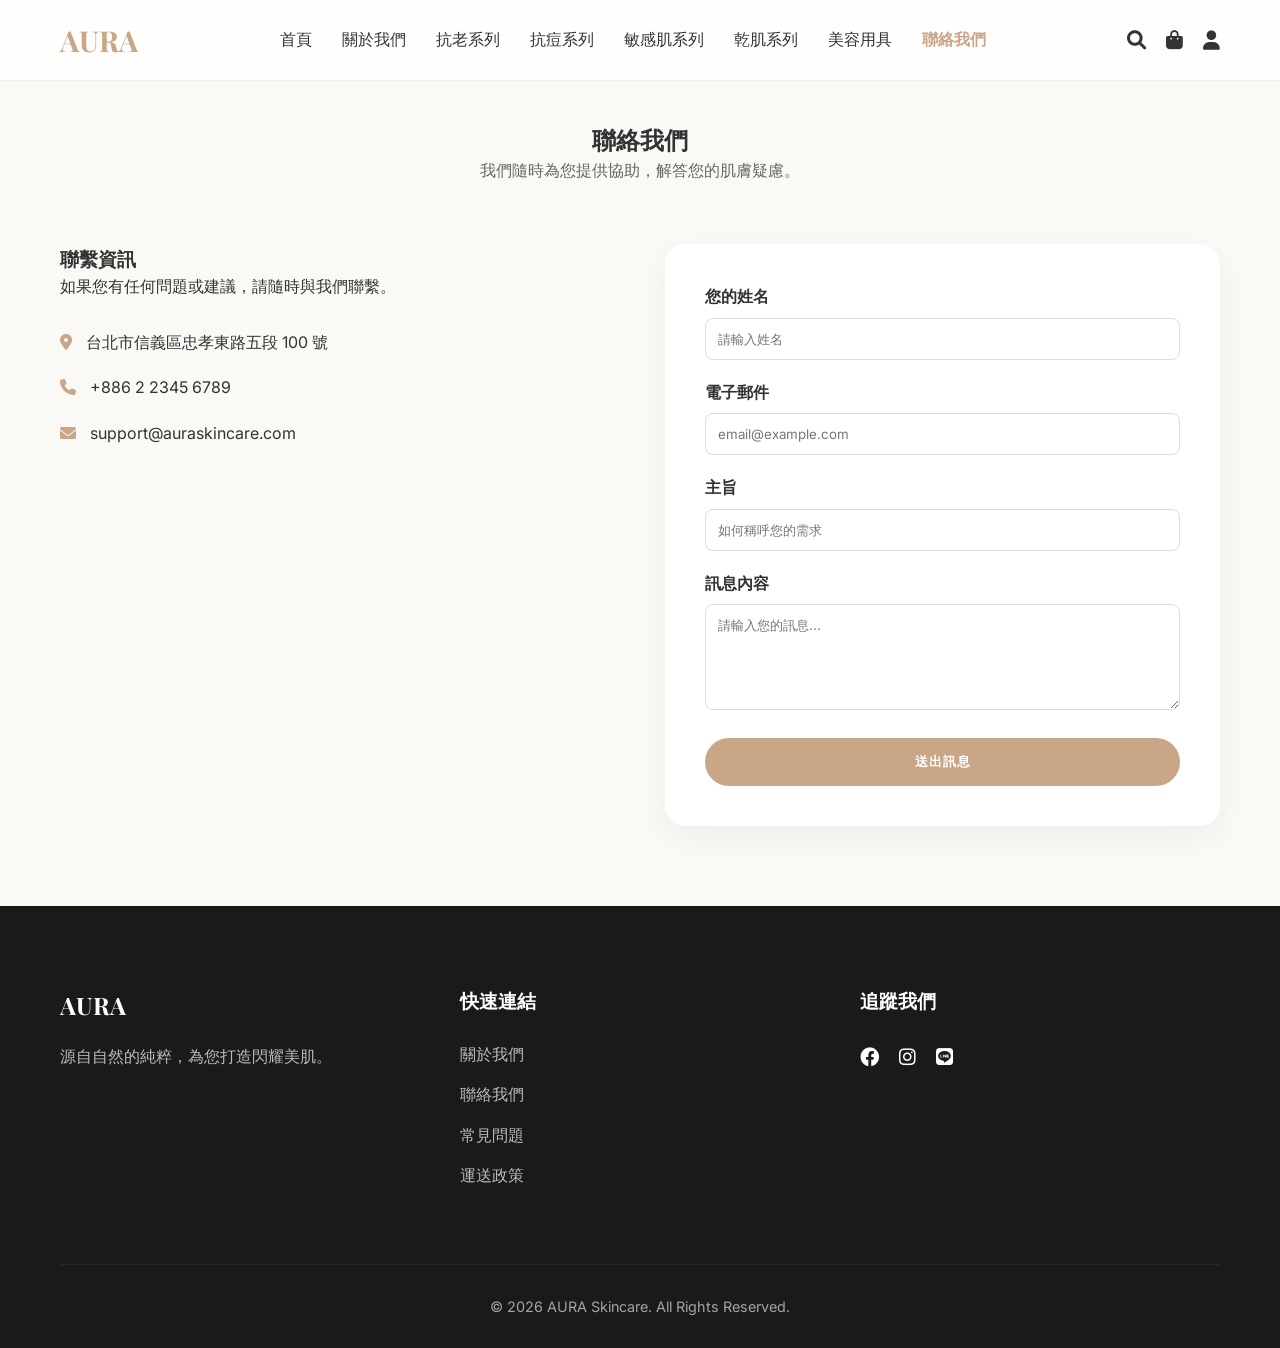
<file: contact.html>
<!DOCTYPE html>
<html lang="zh-TW">
<head>
    <meta charset="UTF-8">
    <meta name="viewport" content="width=device-width, initial-scale=1.0">
    <title>聯絡我們 | Ariel變漂亮的化妝間</title>
    <link rel="stylesheet" href="style.css">
    <link href="https://fonts.googleapis.com/css2?family=Inter:wght@400;600;700&family=Playfair+Display:wght@700&display=swap" rel="stylesheet">
    <link rel="stylesheet" href="https://cdnjs.cloudflare.com/ajax/libs/font-awesome/6.0.0/css/all.min.css">
    <style>
        .contact-container {
            display: grid;
            grid-template-columns: 1fr 1fr;
            gap: 50px;
            margin-top: 50px;
        }
        .contact-form {
            background: white;
            padding: 40px;
            border-radius: 20px;
            box-shadow: var(--shadow);
        }
        .form-group {
            margin-bottom: 20px;
        }
        .form-group label {
            display: block;
            margin-bottom: 8px;
            font-weight: 600;
        }
        .form-group input, .form-group textarea {
            width: 100%;
            padding: 12px;
            border: 1px solid #ddd;
            border-radius: 8px;
            font-family: inherit;
        }
        @media (max-width: 768px) {
            .contact-container { grid-template-columns: 1fr; }
        }
    </style>
</head>
<body>
    <header></header>
    <main style="padding-top: 120px; padding-bottom: 80px;">
        <section class="container">
            <div class="section-title">
                <h1>聯絡我們</h1>
                <p>我們隨時為您提供協助，解答您的肌膚疑慮。</p>
            </div>
            
            <div class="contact-container">
                <div class="contact-info">
                    <h3>聯繫資訊</h3>
                    <p style="margin-bottom: 30px;">如果您有任何問題或建議，請隨時與我們聯繫。</p>
                    <div style="margin-bottom: 20px;">
                        <i class="fas fa-map-marker-alt" style="color: var(--primary); margin-right: 10px;"></i>
                        台北市信義區忠孝東路五段 100 號
                    </div>
                    <div style="margin-bottom: 20px;">
                        <i class="fas fa-phone" style="color: var(--primary); margin-right: 10px;"></i>
                        +886 2 2345 6789
                    </div>
                    <div style="margin-bottom: 20px;">
                        <i class="fas fa-envelope" style="color: var(--primary); margin-right: 10px;"></i>
                        support@auraskincare.com
                    </div>
                </div>
                
                <div class="contact-form">
                    <form onsubmit="event.preventDefault(); alert('感謝您的來信，我們將盡快回覆您！');">
                        <div class="form-group">
                            <label>您的姓名</label>
                            <input type="text" placeholder="請輸入姓名" required>
                        </div>
                        <div class="form-group">
                            <label>電子郵件</label>
                            <input type="email" placeholder="email@example.com" required>
                        </div>
                        <div class="form-group">
                            <label>主旨</label>
                            <input type="text" placeholder="如何稱呼您的需求">
                        </div>
                        <div class="form-group">
                            <label>訊息內容</label>
                            <textarea rows="5" placeholder="請輸入您的訊息..." required></textarea>
                        </div>
                        <button type="submit" class="btn" style="width: 100%;">送出訊息</button>
                    </form>
                </div>
            </div>
        </section>
    </main>
    <footer></footer>
    <script src="common.js"></script>
</body>
</html>
</file>
<file: style.css>
:root {
    --primary: #c9a686; /* Soft Beige/Tan */
    --primary-dark: #a68a6d;
    --secondary: #2c3e50; /* Deep Navy for contrast */
    --accent: #d4af37; /* Gold */
    --bg-light: #faf9f6; /* Off-white */
    --text-main: #333333;
    --text-muted: #666666;
    --white: #ffffff;
    --shadow: 0 10px 30px rgba(0, 0, 0, 0.05);
    --transition: all 0.3s ease;
}

* {
    margin: 0;
    padding: 0;
    box-sizing: border-box;
}

body {
    font-family: 'Inter', -apple-system, BlinkMacSystemFont, "Segoe UI", Roboto, sans-serif;
    background-color: var(--bg-light);
    color: var(--text-main);
    line-height: 1.6;
    overflow-x: hidden;
}

h1, h2, h3, .brand-name {
    font-family: 'Playfair Display', serif;
    font-weight: 700;
}

a {
    text-decoration: none;
    color: inherit;
    transition: var(--transition);
}

ul {
    list-style: none;
}

img {
    max-width: 100%;
    display: block;
}

.container {
    max-width: 1200px;
    margin: 0 auto;
    padding: 0 20px;
}

/* Header & Navigation */
header {
    background: rgba(255, 255, 255, 0.8);
    backdrop-filter: blur(10px);
    position: fixed;
    top: 0;
    width: 100%;
    z-index: 1000;
    border-bottom: 1px solid rgba(0, 0, 0, 0.05);
}

nav {
    display: flex;
    justify-content: space-between;
    align-items: center;
    height: 80px;
}

.logo {
    display: flex;
    align-items: center;
    gap: 10px;
}

.logo-img {
    height: 40px;
}

.nav-links {
    display: flex;
    gap: 30px;
}

.nav-links a:hover {
    color: var(--primary);
}

.nav-icons {
    display: flex;
    gap: 20px;
    font-size: 1.2rem;
}

/* Hero Section */
.hero {
    height: 100vh;
    display: flex;
    align-items: center;
    background: linear-gradient(rgba(0, 0, 0, 0.2), rgba(0, 0, 0, 0.2)), url('https://images.unsplash.com/photo-1556228720-195a672e8a03?auto=format&fit=crop&q=80&w=2000') no-repeat center center/cover;
    color: var(--white);
    text-align: center;
    padding-top: 80px;
}

.hero-content {
    max-width: 800px;
    margin: 0 auto;
}

.hero h1 {
    font-size: 4rem;
    margin-bottom: 20px;
    letter-spacing: 2px;
}

.hero p {
    font-size: 1.2rem;
    margin-bottom: 30px;
    opacity: 0.9;
}

.btn {
    display: inline-block;
    padding: 15px 40px;
    background-color: var(--primary);
    color: var(--white);
    border-radius: 50px;
    font-weight: 600;
    text-transform: uppercase;
    letter-spacing: 1px;
    transition: var(--transition);
    border: none;
    cursor: pointer;
}

.btn:hover {
    background-color: var(--primary-dark);
    transform: translateY(-3px);
    box-shadow: 0 5px 15px rgba(201, 166, 134, 0.4);
}

/* Categories Section */
.section {
    padding: 100px 0;
}

.section-title {
    text-align: center;
    margin-bottom: 60px;
}

.section-title h2 {
    font-size: 2.5rem;
    margin-bottom: 10px;
}

.section-title p {
    color: var(--text-muted);
}

.category-grid {
    display: grid;
    grid-template-columns: repeat(auto-fit, minmax(250px, 1fr));
    gap: 30px;
}

.category-card {
    position: relative;
    overflow: hidden;
    border-radius: 15px;
    height: 400px;
    cursor: pointer;
}

.category-card img {
    width: 100%;
    height: 100%;
    object-fit: cover;
    transition: var(--transition);
}

.category-card:hover img {
    transform: scale(1.1);
}

.category-info {
    position: absolute;
    bottom: 0;
    left: 0;
    right: 0;
    padding: 30px;
    background: linear-gradient(transparent, rgba(0, 0, 0, 0.7));
    color: var(--white);
}

/* Product Cards */
.product-grid {
    display: grid;
    grid-template-columns: repeat(auto-fit, minmax(280px, 1fr));
    gap: 40px;
}

.product-card {
    background: var(--white);
    border-radius: 20px;
    overflow: hidden;
    box-shadow: var(--shadow);
    transition: var(--transition);
}

.product-card:hover {
    transform: translateY(-10px);
}

.product-image {
    height: 350px;
    overflow: hidden;
    position: relative;
}

.product-image img {
    width: 100%;
    height: 100%;
    object-fit: cover;
}

.product-badge {
    position: absolute;
    top: 20px;
    left: 20px;
    background: var(--primary);
    color: var(--white);
    padding: 5px 15px;
    border-radius: 20px;
    font-size: 0.8rem;
    font-weight: 600;
}

.product-details {
    padding: 25px;
    text-align: center;
}

.product-details h3 {
    font-size: 1.3rem;
    margin-bottom: 10px;
}

.product-price {
    font-size: 1.2rem;
    color: var(--primary);
    font-weight: 700;
    margin-bottom: 20px;
}

/* Footer */
footer {
    background: #1a1a1a;
    color: var(--white);
    padding: 80px 0 30px;
}

.footer-grid {
    display: grid;
    grid-template-columns: repeat(auto-fit, minmax(200px, 1fr));
    gap: 40px;
    margin-bottom: 60px;
}

.footer-col h4 {
    margin-bottom: 25px;
    font-size: 1.2rem;
}

.footer-links li {
    margin-bottom: 15px;
}

.footer-links a {
    opacity: 0.7;
}

.footer-links a:hover {
    opacity: 1;
    padding-left: 10px;
}

.footer-bottom {
    border-top: 1px solid rgba(255, 255, 255, 0.1);
    padding-top: 30px;
    text-align: center;
    opacity: 0.6;
    font-size: 0.9rem;
}

/* Animations */
@keyframes fadeIn {
    from { opacity: 0; transform: translateY(20px); }
    to { opacity: 1; transform: translateY(0); }
}

.animate-fade-in {
    animation: fadeIn 1s ease forwards;
}

/* Responsive */
@media (max-width: 768px) {
    .nav-links {
        display: none;
    }
    .hero h1 {
        font-size: 2.5rem;
    }
}
</file>
